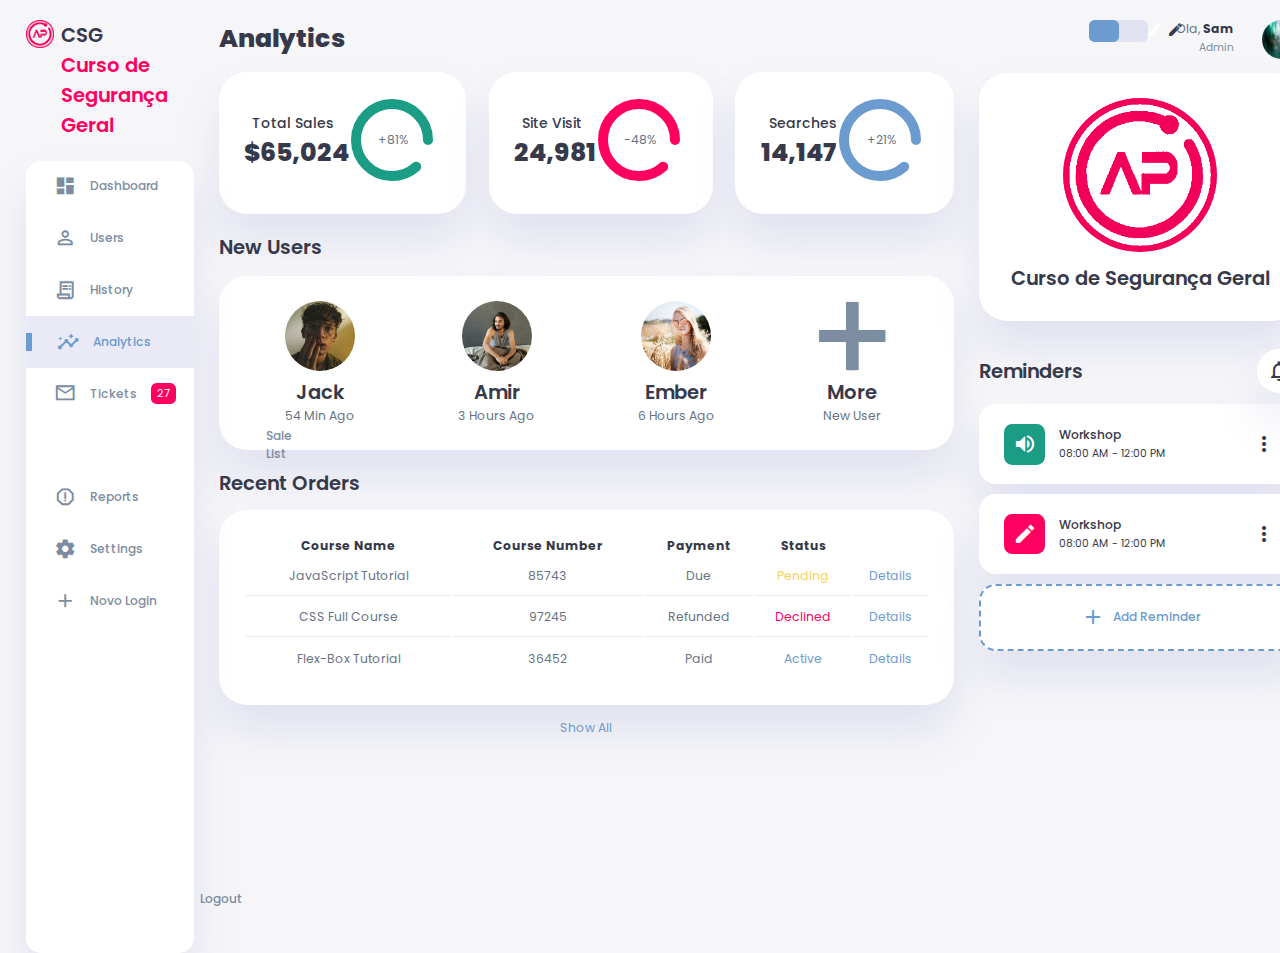
<file: Site - PAL/Site - PAL/Site - PAL - 1/index.html>
<!DOCTYPE html>
<html lang="br">

<head>
    <meta charset="UTF-8">
    <meta name="viewport" content="width=device-width, initial-scale=1.0">
    <link href="https://fonts.googleapis.com/icon?family=Material+Icons+Sharp" rel="stylesheet">
    <link rel="stylesheet" href="style.css">
    <title>CSG | Curso de Segurança Geral </title>
</head>
<body>

    <div class="container">
        <!-- Sidebar Section -->
        <aside>
            <div class="toggle">
                <div class="logo">
                    <a href="index.html"><img src="images/logo.png"></a>
                    <h2>CSG<span class="danger"></br>Curso de Segurança Geral</span></h2>
                </div>
                <div class="close" id="close-btn">
                    <span class="material-icons-sharp">
                        close
                    </span>
                </div>
            </div>

            <div class="sidebar">
                <a href="#">
                    <span class="material-icons-sharp">
                        dashboard
                    </span>
                    <h3>Dashboard</h3>
                </a>
                <a href="#">
                    <span class="material-icons-sharp">
                        person_outline
                    </span>
                    <h3>Users</h3>
                </a>
                <a href="#">
                    <span class="material-icons-sharp">
                        receipt_long
                    </span>
                    <h3>History</h3>
                </a>
                <a href="#" class="active">
                    <span class="material-icons-sharp">
                        insights
                    </span>
                    <h3>Analytics</h3>
                </a>
                <a href="#">
                    <span class="material-icons-sharp">
                        mail_outline
                    </span>
                    <h3>Tickets</h3>
                    <span class="message-count">27</span>
                </a>
                <a href="#">
                    <span class="material-icons-sharp">
                        inventory
                    </span>
                    <h3>Sale List</h3>
                </a>
                <a href="#">
                    <span class="material-icons-sharp">
                        report_gmailerrorred
                    </span>
                    <h3>Reports</h3>
                </a>
                <a href="#">
                    <span class="material-icons-sharp">
                        settings
                    </span>
                    <h3>Settings</h3>
                </a>
                <a href="#">
                    <span class="material-icons-sharp">
                        add
                    </span>
                    <h3>Novo Login</h3>
                </a>
                <a href="#">
                    <span class="material-icons-sharp">
                        logout
                    </span>
                    <h3>Logout</h3>
                </a>
            </div>
        </aside>
        <!-- End of Sidebar Section -->

        <!-- Main Content -->
        <main>
            <h1>Analytics</h1>
            <!-- Analyses -->
            <div class="analyse">
                <div class="sales">
                    <div class="status">
                        <div class="info">
                            <h3>Total Sales</h3>
                            <h1>$65,024</h1>
                        </div>
                        <div class="progresss">
                            <svg>
                                <circle cx="38" cy="38" r="36"></circle>
                            </svg>
                            <div class="percentage">
                                <p>+81%</p>
                            </div>
                        </div>
                    </div>
                </div>
                <div class="visits">
                    <div class="status">
                        <div class="info">
                            <h3>Site Visit</h3>
                            <h1>24,981</h1>
                        </div>
                        <div class="progresss">
                            <svg>
                                <circle cx="38" cy="38" r="36"></circle>
                            </svg>
                            <div class="percentage">
                                <p>-48%</p>
                            </div>
                        </div>
                    </div>
                </div>
                <div class="searches">
                    <div class="status">
                        <div class="info">
                            <h3>Searches</h3>
                            <h1>14,147</h1>
                        </div>
                        <div class="progresss">
                            <svg>
                                <circle cx="38" cy="38" r="36"></circle>
                            </svg>
                            <div class="percentage">
                                <p>+21%</p>
                            </div>
                        </div>
                    </div>
                </div>
            </div>
            <!-- End of Analyses -->

            <!-- New Users Section -->
            <div class="new-users">
                <h2>New Users</h2>
                <div class="user-list">
                    <div class="user">
                        <img src="images/profile-2.jpg">
                        <h2>Jack</h2>
                        <p>54 Min Ago</p>
                    </div>
                    <div class="user">
                        <img src="images/profile-3.jpg">
                        <h2>Amir</h2>
                        <p>3 Hours Ago</p>
                    </div>
                    <div class="user">
                        <img src="images/profile-4.jpg">
                        <h2>Ember</h2>
                        <p>6 Hours Ago</p>
                    </div>
                    <div class="user">
                        <img src="images/plus.png">
                        <h2>More</h2>
                        <p>New User</p>
                    </div>
                </div>
            </div>
            <!-- End of New Users Section -->

            <!-- Recent Orders Table -->
            <div class="recent-orders">
                <h2>Recent Orders</h2>
                <table>
                    <thead>
                        <tr>
                            <th>Course Name</th>
                            <th>Course Number</th>
                            <th>Payment</th>
                            <th>Status</th>
                            <th></th>
                        </tr>
                    </thead>
                    <tbody></tbody>
                </table>
                <a href="#">Show All</a>
            </div>
            <!-- End of Recent Orders -->

        </main>
        <!-- End of Main Content -->

        <!-- Right Section -->
        <div class="right-section">
            <div class="nav">
                <button id="menu-btn">
                    <span class="material-icons-sharp">
                        menu
                    </span>
                </button>
                <div class="dark-mode">
                    <span class="material-icons-sharp active">
                        light_mode
                    </span>
                    <span class="material-icons-sharp">
                        dark_mode
                    </span>
                </div>

                <div class="profile">
                    <div class="info">
                        <p>Ola, <b>Sam</b></p>
                        <small class="text-muted">Admin</small>
                    </div>
                    <div class="profile-photo">
                        <img src="images/profile-1.jpg">
                    </div>
                </div>

            </div>
            <!-- End of Nav -->

            <div class="user-profile">
                <div class="logo">
                    <center><a href="index.html"><img src="images/logo.png"></a></center>
                    <h2>Curso de Segurança Geral</h2>
                </div>
            </div>

            <div class="reminders">
                <div class="header">
                    <h2>Reminders</h2>
                    <span class="material-icons-sharp">
                        notifications_none
                    </span>
                </div>

                <div class="notification">
                    <div class="icon">
                        <span class="material-icons-sharp">
                            volume_up
                        </span>
                    </div>
                    <div class="content">
                        <div class="info">
                            <h3>Workshop</h3>
                            <small class="text_muted">
                                08:00 AM - 12:00 PM
                            </small>
                        </div>
                        <span class="material-icons-sharp">
                            more_vert
                        </span>
                    </div>
                </div>

                <div class="notification deactive">
                    <div class="icon">
                        <span class="material-icons-sharp">
                            edit
                        </span>
                    </div>
                    <div class="content">
                        <div class="info">
                            <h3>Workshop</h3>
                            <small class="text_muted">
                                08:00 AM - 12:00 PM
                            </small>
                        </div>
                        <span class="material-icons-sharp">
                            more_vert
                        </span>
                    </div>
                </div>

                <div class="notification add-reminder">
                    <div>
                        <span class="material-icons-sharp">
                            add
                        </span>
                        <h3>Add Reminder</h3>
                    </div>
                </div>

            </div>

        </div>


    </div>

    <script src="orders.js"></script>
    <script src="index.js"></script>
</body>

</html>
</file>
<file: Site - PAL/Site - PAL/Site - PAL - 1/style.css>
@import url('https://fonts.googleapis.com/css2?family=Poppins:wght@300;400;500;600;700;800&display=swap');

:root{
    --color-primary: #6C9BCF;
    --color-danger: #FF0060;
    --color-success: #1B9C85;
    --color-warning: #F7D060;
    --color-white: #fff;
    --color-info-dark: #7d8da1;
    --color-dark: #363949;
    --color-light: rgba(132, 139, 200, 0.18);
    --color-dark-variant: #677483;
    --color-background: #f6f6f9;

    --card-border-radius: 2rem;
    --border-radius-1: 0.4rem;
    --border-radius-2: 1.2rem;

    --card-padding: 1.8rem;
    --padding-1: 1.2rem;

    --box-shadow: 0 2rem 3rem var(--color-light);
}

.dark-mode-variables{
    --color-background: #181a1e;
    --color-white: #202528;
    --color-dark: #edeffd;
    --color-dark-variant: #a3bdcc;
    --color-light: rgba(0, 0, 0, 0.4);
    --box-shadow: 0 2rem 3rem var(--color-light);
}

*{
    margin: 0;
    padding: 0;
    outline: 0;
    appearance: 0;
    border: 0;
    text-decoration: none;
    box-sizing: border-box;
}

html{
    font-size: 14px;
}

body{
    width: 100vw;
    height: 100vh;
    font-family: 'Poppins', sans-serif;
    font-size: 0.88rem;
    user-select: none;
    overflow-x: hidden;
    color: var(--color-dark);
    background-color: var(--color-background);
}

a{
    color: var(--color-dark);
}

img{
    display: block;
    width: 100%;
    object-fit: cover;
}

h1{
    font-weight: 800;
    font-size: 1.8rem;
}

h2{
    font-weight: 600;
    font-size: 1.4rem;
}

h3{
    font-weight: 500;
    font-size: 0.87rem;
}

small{
    font-size: 0.76rem;
}

p{
    color: var(--color-dark-variant);
}

b{
    color: var(--color-dark);
}

.text-muted{
    color: var(--color-info-dark);
}

.primary{
    color: var(--color-primary);
}

.danger{
    color: var(--color-danger);
}

.success{
    color: var(--color-success);
}

.warning{
    color: var(--color-warning);
}

.container{
    display: grid;
    width: 96%;
    margin: 0 auto;
    gap: 1.8rem;
    grid-template-columns: 12rem auto 23rem;
}

aside{
    height: 100vh;
}

aside .toggle{
    display: flex;
    align-items: center;
    justify-content: space-between;
    margin-top: 1.4rem;
}

aside .toggle .logo{
    display: flex;
    gap: 0.5rem;
}

aside .toggle .logo img{
    width: 2rem;
    height: 2rem;
}

aside .toggle .close{
    padding-right: 1rem;
    display: none;
}

aside .sidebar{
    display: flex;
    flex-direction: column;
    background-color: var(--color-white);
    box-shadow: var(--box-shadow);
    border-radius: 15px;
    height: 88vh;
    position: relative;
    top: 1.5rem;
    transition: all 0.3s ease;
}

aside .sidebar:hover{
    box-shadow: none;
}

aside .sidebar a{
    display: flex;
    align-items: center;
    color: var(--color-info-dark);
    height: 3.7rem;
    gap: 1rem;
    position: relative;
    margin-left: 2rem;
    transition: all 0.3s ease;
}

aside .sidebar a span{
    font-size: 1.6rem;
    transition: all 0.3s ease;
}

aside .sidebar a:last-child{
    position: absolute;
    bottom: 2rem;
    width: 100%;
}

aside .sidebar a.active{
    width: 100%;
    color: var(--color-primary);
    background-color: var(--color-light);
    margin-left: 0;
}

aside .sidebar a.active::before{
    content: '';
    width: 6px;
    height: 18px;
    background-color: var(--color-primary);
}

aside .sidebar a.active span{
    color: var(--color-primary);
    margin-left: calc(1rem - 3px);
}

aside .sidebar a:hover{
    color: var(--color-primary);
}

aside .sidebar a:hover span{
    margin-left: 0.6rem;
}

aside .sidebar .message-count{
    background-color: var(--color-danger);
    padding: 2px 6px;
    color: var(--color-white);
    font-size: 11px;
    border-radius: var(--border-radius-1);
}

main{
    margin-top: 1.4rem;
}

main .analyse{
    display: grid;
    grid-template-columns: repeat(3, 1fr);
    gap: 1.6rem;
}

main .analyse > div{
    background-color: var(--color-white);
    padding: var(--card-padding);
    border-radius: var(--card-border-radius);
    margin-top: 1rem;
    box-shadow: var(--box-shadow);
    cursor: pointer;
    transition: all 0.3s ease;
}

main .analyse > div:hover{
    box-shadow: none;
}

main .analyse > div .status{
    display: flex;
    align-items: center;
    justify-content: space-between;
}

main .analyse h3{
    margin-left: 0.6rem;
    font-size: 1rem;
}

main .analyse .progresss{
    position: relative;
    width: 92px;
    height: 92px;
    border-radius: 50%;
}

main .analyse svg{
    width: 7rem;
    height: 7rem;
}

main .analyse svg circle{
    fill: none;
    stroke-width: 10;
    stroke-linecap: round;
    transform: translate(5px, 5px);
}

main .analyse .sales svg circle{
    stroke: var(--color-success);
    stroke-dashoffset: -30;
    stroke-dasharray: 200;
}

main .analyse .visits svg circle{
    stroke: var(--color-danger);
    stroke-dashoffset: -30;
    stroke-dasharray: 200;
}

main .analyse .searches svg circle{
    stroke: var(--color-primary);
    stroke-dashoffset: -30;
    stroke-dasharray: 200;
}

main .analyse .progresss .percentage{
    position: absolute;
    top: -3px;
    left: -1px;
    display: flex;
    align-items: center;
    justify-content: center;
    height: 100%;
    width: 100%;
}

main .new-users{
    margin-top: 1.3rem;
}

main .new-users .user-list{
    background-color: var(--color-white);
    padding: var(--card-padding);
    border-radius: var(--card-border-radius);
    margin-top: 1rem;
    box-shadow: var(--box-shadow);
    display: flex;
    justify-content: space-around;
    flex-wrap: wrap;
    gap: 1.4rem;
    cursor: pointer;
    transition: all 0.3s ease;
}

main .new-users .user-list:hover{
    box-shadow: none;
}

main .new-users .user-list .user{
    display: flex;
    flex-direction: column;
    align-items: center;
    justify-content: center;
}

main .new-users .user-list .user img{
    width: 5rem;
    height: 5rem;
    margin-bottom: 0.4rem;
    border-radius: 50%;
}

main .recent-orders{
    margin-top: 1.3rem;
}

main .recent-orders h2{
    margin-bottom: 0.8rem;
}

main .recent-orders table{
    background-color: var(--color-white);
    width: 100%;
    padding: var(--card-padding);
    text-align: center;
    box-shadow: var(--box-shadow);
    border-radius: var(--card-border-radius);
    transition: all 0.3s ease;
}

main .recent-orders table:hover{
    box-shadow: none;
}

main table tbody td{
    height: 2.8rem;
    border-bottom: 1px solid var(--color-light);
    color: var(--color-dark-variant);
}

main table tbody tr:last-child td{
    border: none;
}

main .recent-orders a{
    text-align: center;
    display: block;
    margin: 1rem auto;
    color: var(--color-primary);
}

.right-section{
    margin-top: 1.4rem;
}

.right-section .nav{
    display: flex;
    justify-content: end;
    gap: 2rem;
}

.right-section .nav button{
    display: none;
}

.right-section .dark-mode{
    background-color: var(--color-light);
    display: flex;
    justify-content: space-between;
    align-items: center;
    height: 1.6rem;
    width: 4.2rem;
    cursor: pointer;
    border-radius: var(--border-radius-1);
}

.right-section .dark-mode span{
    font-size: 1.2rem;
    width: 50%;
    height: 100%;
    display: flex;
    align-items: center;
    justify-content: center;
}

.right-section .dark-mode span.active{
    background-color: var(--color-primary);
    color: white;
    border-radius: var(--border-radius-1);
}

.right-section .nav .profile{
    display: flex;
    gap: 2rem;
    text-align: right;
}

.right-section .nav .profile .profile-photo{
    width: 2.8rem;
    height: 2.8rem;
    border-radius: 50%;
    overflow: hidden;
}

.right-section .user-profile{
    display: flex;
    justify-content: center;
    text-align: center;
    margin-top: 1rem;
    background-color: var(--color-white);
    padding: var(--card-padding);
    border-radius: var(--card-border-radius);
    box-shadow: var(--box-shadow);
    cursor: pointer;
    transition: all 0.3s ease;
}

.right-section .user-profile:hover{
    box-shadow: none;
}

.right-section .user-profile img{
    width: 11rem;
    height: auto;
    margin-bottom: 0.8rem;
    border-radius: 50%;
}

.right-section .user-profile h2{
    margin-bottom: 0.2rem;
}

.right-section .reminders{
    margin-top: 2rem;
}

.right-section .reminders .header{
    display: flex;
    align-items: center;
    justify-content: space-between;
    margin-bottom: 0.8rem;
}

.right-section .reminders .header span{
    padding: 10px;
    box-shadow: var(--box-shadow);
    background-color: var(--color-white);
    border-radius: 50%;
}

.right-section .reminders .notification{
    background-color: var(--color-white);
    display: flex;
    align-items: center;
    gap: 1rem;
    margin-bottom: 0.7rem;
    padding: 1.4rem var(--card-padding);
    border-radius: var(--border-radius-2);
    box-shadow: var(--box-shadow);
    cursor: pointer;
    transition: all 0.3s ease;
}

.right-section .reminders .notification:hover{
    box-shadow: none;
}

.right-section .reminders .notification .content{
    display: flex;
    justify-content: space-between;
    align-items: center;
    margin: 0;
    width: 100%;
}

.right-section .reminders .notification .icon{
    padding: 0.6rem;
    color: var(--color-white);
    background-color: var(--color-success);
    border-radius: 20%;
    display: flex;
}

.right-section .reminders .notification.deactive .icon{
    background-color: var(--color-danger);
}

.right-section .reminders .add-reminder{
    background-color: var(--color-white);
    border: 2px dashed var(--color-primary);
    color: var(--color-primary);
    display: flex;
    align-items: center;
    justify-content: center;
    cursor: pointer;
}

.right-section .reminders .add-reminder:hover{
    background-color: var(--color-primary);
    color: white;
}

.right-section .reminders .add-reminder div{
    display: flex;
    align-items: center;
    gap: 0.6rem;
}

@media screen and (max-width: 1200px) {
    .container{
        width: 95%;
        grid-template-columns: 7rem auto 23rem;
    }

    aside .logo h2{
        display: none;
    }

    aside .sidebar h3{
        display: none;
    }

    aside .sidebar a{
        width: 5.6rem;
    }

    aside .sidebar a:last-child{
        position: relative;
        margin-top: 1.8rem;
    }

    main .analyse{
        grid-template-columns: 1fr;
        gap: 0;
    }

    main .new-users .user-list .user{
        flex-basis: 40%;
    }

    main .recent-orders {
        width: 94%;
        position: absolute;
        left: 50%;
        transform: translateX(-50%);
        margin: 2rem 0 0 0.8rem;
    }

    main .recent-orders table{
        width: 83vw;
    }

    main table thead tr th:last-child,
    main table thead tr th:first-child{
        display: none;
    }

    main table tbody tr td:last-child,
    main table tbody tr td:first-child{
        display: none;
    }

}

@media screen and (max-width: 768px) {
    .container{
        width: 100%;
        grid-template-columns: 1fr;
        padding: 0 var(--padding-1);
    }

    aside{
        position: fixed;
        background-color: var(--color-white);
        width: 15rem;
        z-index: 3;
        box-shadow: 1rem 3rem 4rem var(--color-light);
        height: 100vh;
        left: -100%;
        display: none;
        animation: showMenu 0.4s ease forwards;
    }

    @keyframes showMenu {
       to{
        left: 0;
       } 
    }

    aside .logo{
        margin-left: 1rem;
    }

    aside .logo h2{
        display: inline;
    }

    aside .sidebar h3{
        display: inline;
    }

    aside .sidebar a{
        width: 100%;
        height: 3.4rem;
    }

    aside .sidebar a:last-child{
        position: absolute;
        bottom: 5rem;
    }

    aside .toggle .close{
        display: inline-block;
        cursor: pointer;
    }

    main{
        margin-top: 8rem;
        padding: 0 1rem;
    }

    main .new-users .user-list .user{
        flex-basis: 35%;
    }

    main .recent-orders{
        position: relative;
        margin: 3rem 0 0 0;
        width: 100%;
    }

    main .recent-orders table{
        width: 100%;
        margin: 0;
    }

    .right-section{
        width: 94%;
        margin: 0 auto 4rem;
    }

    .right-section .nav{
        position: fixed;
        top: 0;
        left: 0;
        align-items: center;
        background-color: var(--color-white);
        padding: 0 var(--padding-1);
        height: 4.6rem;
        width: 100%;
        z-index: 2;
        box-shadow: 0 1rem 1rem var(--color-light);
        margin: 0;
    }

    .right-section .nav .dark-mode{
        width: 4.4rem;
        position: absolute;
        left: 66%;
    }

    .right-section .profile .info{
        display: none;
    }

    .right-section .nav button{
        display: inline-block;
        background-color: transparent;
        cursor: pointer;
        color: var(--color-dark);
        position: absolute;
        left: 1rem;
    }

    .right-section .nav button span{
        font-size: 2rem;
    }

}
</file>
